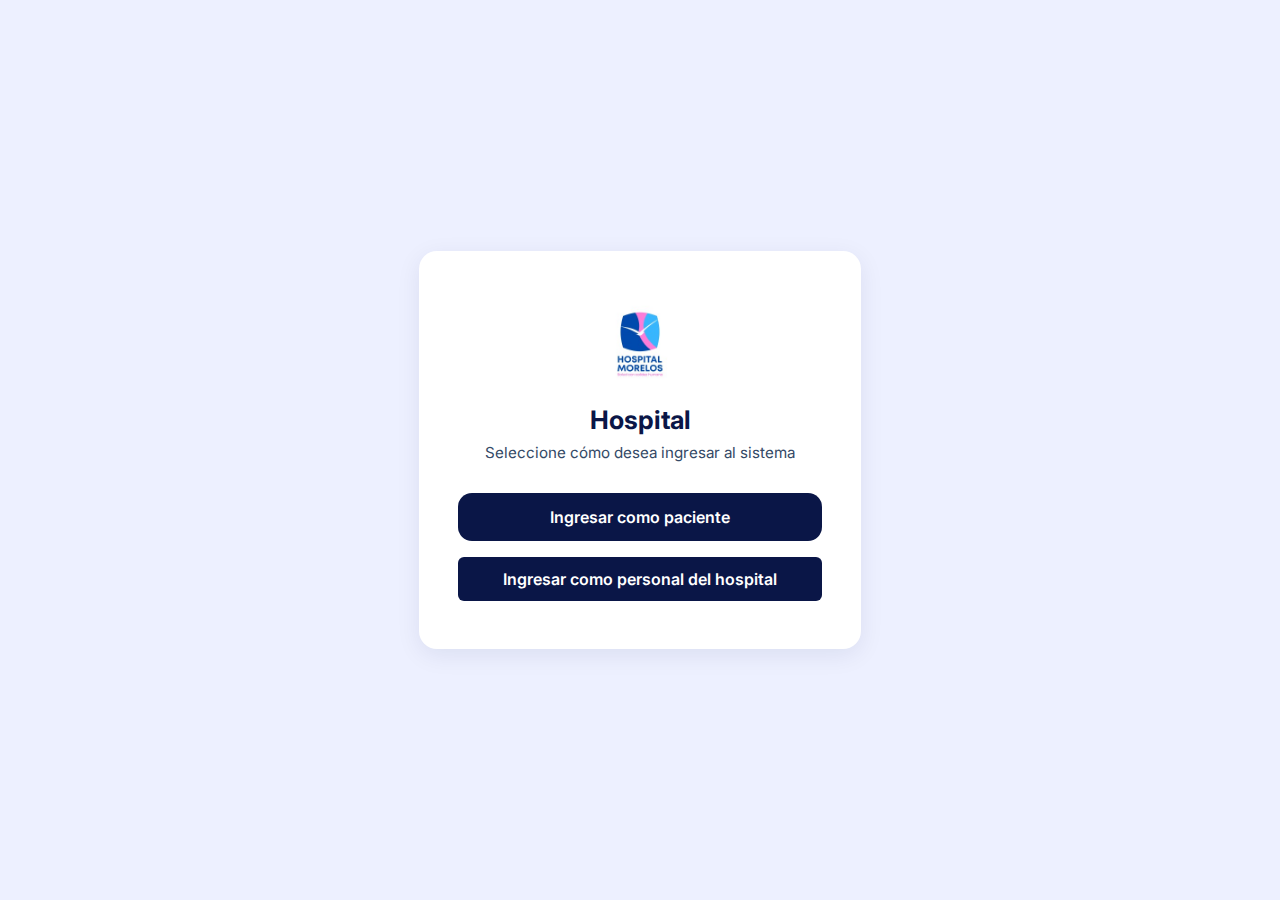
<file: index.html>
<!DOCTYPE html>
<html lang="es">
<head>
    <meta charset="UTF-8">
    <meta name="viewport" content="width=device-width, initial-scale=1.0">
    <!-- Info PWA -->
    <link rel="manifest" href="./manifest.json">
    <meta name="theme-color" content="#E6EBF5">
    <meta name="apple-mobile-web-app-capable" content="yes">
    <meta name="apple-mobile-web-app-status-bar-style" content="black-translucent">
    <link rel="apple-touch-icon" href="./img/180.png" sizes="180x180">

    <!-- Bootstrap CSS -->
    <link rel="stylesheet" href="./css/bootstrap.min.css">
    <link reel="stylesheet" href="./alerts/toast.css"/>
    <!-- Bootstrap Icons -->
    <link rel="stylesheet" href="https://cdn.jsdelivr.net/npm/bootstrap-icons@1.10.5/font/bootstrap-icons.css">

    <!-- App styles -->
    <link rel="stylesheet" href="./css/styles.css">
    <!-- Fonts -->
    <link rel="preconnect" href="https://fonts.googleapis.com">
    <link href="https://fonts.googleapis.com/css2?family=Inter:wght@300;400;600;700&display=swap" rel="stylesheet">
    <title>Bienvenido - Hospital</title>
</head>

<body>

    <div class="login-container">
          <div id="toast-container" class="toast-container"></div>

        <div class="login-card text-center">

            <img src="./img/logo.jpeg" alt="Logo" class="login-logo">

            <h1 class="login-title">Hospital</h1>
            <p class="login-subtitle">Seleccione cómo desea ingresar al sistema</p>

            <div class="d-grid gap-3 mt-4">
                <a href="./modules/patient/patient.html" class="btn btn-primary-custom">Ingresar como paciente</a>
                <a href="./modules/auth/login.html" class="btn btn-register text-white">Ingresar como personal del hospital</a>
            </div>

        </div>
    </div>

    <!-- Configuración de entorno (Docker inyecta valores aquí) -->
    <script src="./env-config.js"></script>
    <!-- Configuración global de la aplicación -->
    <script src="./js/config.js"></script>
    
    <script src="./js/bootstrap.min.js"></script>
    <script src="./alerts/toastConfig.js"></script>
    <script src="./js/app.js"></script>
    <script>
    (function(){
        'use strict';
        // Enhance the two index buttons with a small transition and keyboard support
        var patientBtn = document.querySelector('a[href="modules/patient/patient.html"]');
        var staffBtn = document.querySelector('a[href="modules/auth/login.html"]');

        function enhance(el, target){
            if (!el) return;
            el.setAttribute('role','button');
            el.setAttribute('tabindex','0');
            el.addEventListener('click', function(e){
                e.preventDefault();
                // subtle visual feedback before navigating
                document.body.classList.add('page-transition');
                setTimeout(function(){ window.location.href = target; }, 180);
            });
            el.addEventListener('keydown', function(e){
                if (e.key === 'Enter' || e.key === ' ') { e.preventDefault(); el.click(); }
            });
        }

        enhance(patientBtn, './modules/patient/patient.html');
        enhance(staffBtn, './modules/auth/login.html');

        // Inject tiny CSS for the transition so index keeps coherent styles
        var css = '\nbody.page-transition { transition: opacity .18s ease; opacity: .45; }\n.login-card { transition: transform .18s ease; }\n.login-card.shrink { transform: scale(.995); }\n';
        var style = document.createElement('style'); style.appendChild(document.createTextNode(css));
        document.head.appendChild(style);
    })();
    </script>

</body>
</html>
</file>
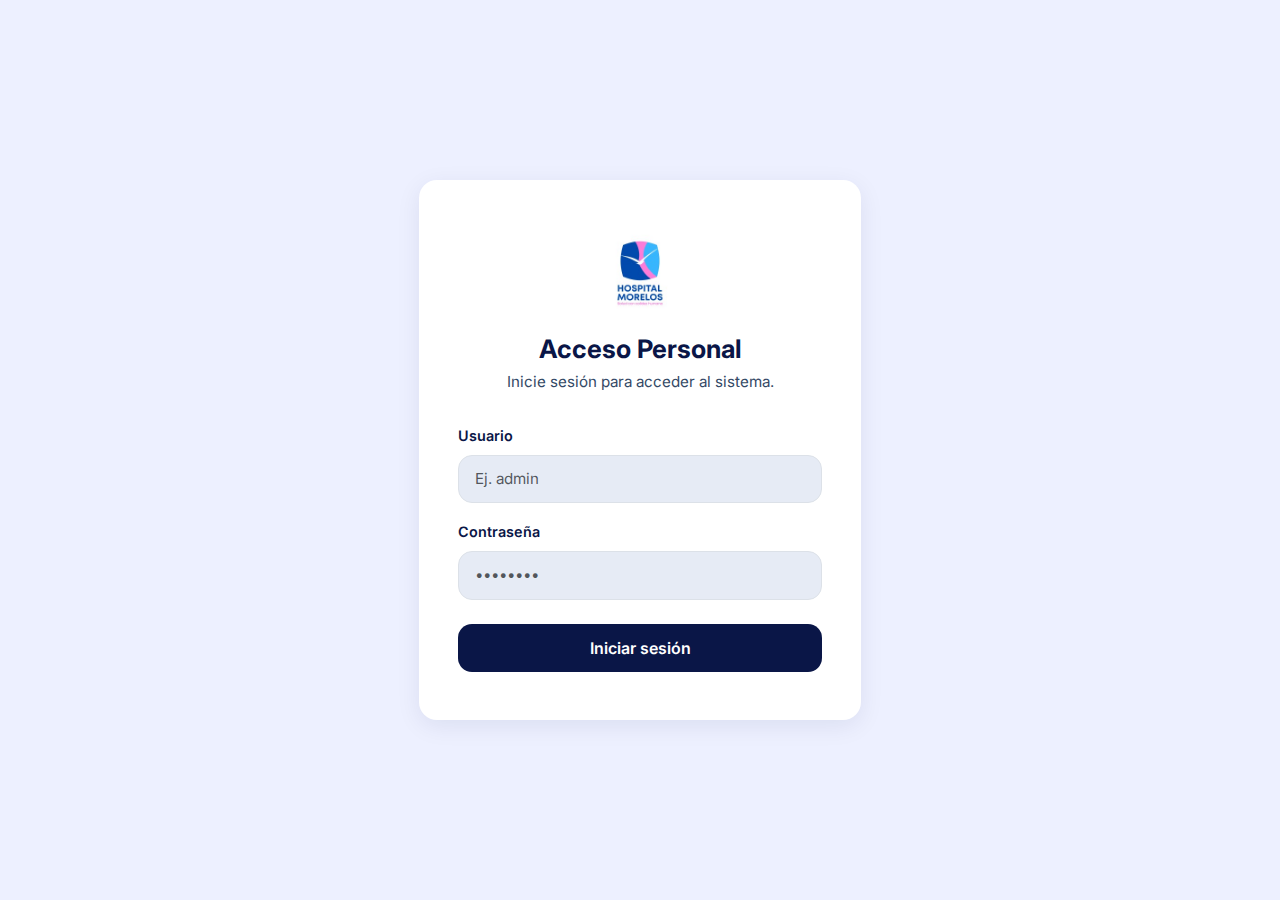
<file: modules/admin/beds.html>
<!DOCTYPE html>
<html lang="es">
<head>
    <meta charset="UTF-8">
    <meta name="viewport" content="width=device-width, initial-scale=1.0">
    <!-- Info PWA -->
    <link rel="manifest" href="../../manifest.json">
    <meta name="theme-color" content="#E6EBF5">
    <meta name="apple-mobile-web-app-capable" content="yes">
    <meta name="apple-mobile-web-app-status-bar-style" content="black-translucent">
    <link rel="apple-touch-icon" href="../../img/180.png" sizes="180x180">

    <!-- Bootstrap CSS -->
    <link rel="stylesheet" href="../../css/bootstrap.min.css">

    <!-- Bootstrap Icons -->
    <link rel="stylesheet" href="https://cdn.jsdelivr.net/npm/bootstrap-icons@1.10.5/font/bootstrap-icons.css">

    <!-- App styles -->
    <link rel="stylesheet" href="../../css/styles.css">

    <!-- Alerts styles -->

    <link rel="stylesheet" href="./../../alerts/toast.css">

    <!-- Fonts -->
    <link rel="preconnect" href="https://fonts.googleapis.com">
    <link href="https://fonts.googleapis.com/css2?family=Inter:wght@300;400;600;700&display=swap" rel="stylesheet">
    <title>Camas - Admin Panel</title>
    <style>
      /* Estilos para acordeón de habitaciones */
      #rooms-container .accordion-button:not(.collapsed) {
        background-color: #e7f1ff;
        color: #0d6efd;
      }
      #rooms-container .accordion-button:focus {
        box-shadow: none;
        border-color: rgba(0,0,0,.125);
      }
      #rooms-container .accordion-item {
        border-radius: 8px !important;
      }
      #rooms-container .table {
        margin-bottom: 0;
      }
      #rooms-container .table th {
        font-weight: 600;
        font-size: 0.85rem;
        text-transform: uppercase;
        letter-spacing: 0.5px;
        color: #6c757d;
      }
      #rooms-container .table td {
        vertical-align: middle;
      }
      /* Paginación */
      .pagination .page-link {
        border-radius: 6px;
        margin: 0 2px;
        border: none;
        color: #495057;
      }
      .pagination .page-item.active .page-link {
        background-color: #0d6efd;
        color: white;
      }
      .pagination .page-link:hover {
        background-color: #e9ecef;
      }
    </style>
</head>

<body>
  <!-- Toast Alert -->
  <div id="toast-container" class="toast-container"></div>
    <!-- Admin layout (sidebar + main) -->
    <aside class="sidebar" role="navigation" aria-label="Admin sidebar">
      <div class="d-flex align-items-center">
        <img src="../../img/logo.jpeg" class="sidebar-logo" alt="Logo" />
        <span class="sidebar-title">Hospital</span>
      </div>

      <ul class="sidebar-menu mt-4">
        <li><a class="sidebar-item" href="dashboard.html"><i class="bi bi-speedometer2"></i> Dashboard</a></li>
        <li><a class="sidebar-item" href="nurse.html"><i class="bi bi-person-badge"></i> Enfermeros</a></li>
        <li><a class="sidebar-item" href="patient.html"><i class="bi bi-people"></i> Pacientes</a></li>
        <!--<li><a class="sidebar-item" href="assignments.html"><i class="bi bi-list-check"></i> Asignaciones</a></li>-->
        <li><a class="sidebar-item" href="rooms.html"><i class="bi bi-door-open"></i> Habitaciones</a></li>
        <li><a class="sidebar-item active" href="beds.html"><i class="bi bi-hospital"></i> Camas</a></li>
      </ul>

    <button class="logout" onclick="logout()">
      <i class="bi bi-box-arrow-right"></i> Cerrar Sesión
    </button>

    </aside>

    <main id="admin-main" class="main-content">
      <div class="card p-4 shadow-sm beds-card">
        <div class="d-flex justify-content-between align-items-center mb-4">
          <div>
            <h2 class="section-title">Gestión de Camas</h2>
            <p class="section-subtitle">
              Registre y administre las camas por habitación.
            </p>
          </div>
          <button class="btn btn-primary btn-register" data-bs-toggle="modal" data-bs-target="#bedModal">
            <i class="bi bi-plus-lg"></i> Crear Cama
          </button>
        </div>

        <!-- Contenedor de habitaciones agrupadas -->
        <div id="rooms-container" class="accordion">
          <!-- Datos dinámicos -->
        </div>

        <!-- Paginación -->
        <nav id="beds-pagination" class="mt-4" aria-label="Paginación de habitaciones">
          <ul class="pagination justify-content-center mb-0">
            <!-- Generado dinámicamente -->
          </ul>
        </nav>
      </div>

      <!-- Modal Crear/Editar Cama -->
      <div class="modal fade" id="bedModal" tabindex="-1" aria-labelledby="bedModalLabel" aria-hidden="true">
        <div class="modal-dialog modal-dialog-centered">
          <div class="modal-content">
            <div class="modal-header">
              <h5 class="modal-title fw-bold" id="bedModalLabel">Crear Cama</h5>
              <button type="button" class="btn-close" data-bs-dismiss="modal" aria-label="Close"></button>
            </div>
            <div class="modal-body">
              <div class="mb-3">
                <label class="form-label">Habitación</label>
                <select id="bed-room" class="form-select input-custom"></select>
              </div>
              <div class="mb-3">
                <label class="form-label">Nombre de la Cama</label>
                <input id="bed-label" type="text" class="form-control input-custom" placeholder="Ej: Cama 1, Cama A">
              </div>
              <div class="small text-muted">El código QR se genera automáticamente al guardar.</div>
            </div>
            <div class="modal-footer">
              <button type="button" class="btn btn-secondary" data-bs-dismiss="modal">Cancelar</button>
              <button type="button" id="bed-save-btn" class="btn btn-primary">Guardar</button>
            </div>
          </div>
        </div>
      </div>

      <!-- Modal QR -->
      <div class="modal fade" id="qrModal" tabindex="-1" aria-labelledby="qrModalLabel" aria-hidden="true">
        <div class="modal-dialog modal-dialog-centered">
          <div class="modal-content">
            <div class="modal-header">
              <h5 class="modal-title fw-bold" id="qrModalLabel">Código QR de la Cama</h5>
              <button type="button" class="btn-close" data-bs-dismiss="modal" aria-label="Close"></button>
            </div>
            <div class="modal-body text-center">
              <div id="qr-container" style="display: inline-block;"></div>
              <div id="qr-caption" class="mt-2 small text-muted"></div>
            </div>
            <div class="modal-footer">
              <button type="button" id="qr-download-btn" class="btn btn-primary">
                <i class="bi bi-download me-2"></i>Descargar QR
              </button>
              <button type="button" class="btn btn-secondary" data-bs-dismiss="modal">Cerrar</button>
            </div>
          </div>
        </div>
      </div>
    </main>
    
    <script src="./../../js/pouchdb-9.0.0.min.js"></script>
    <script src="./../../js/bootstrap.min.js"></script>
    <script src="./../../js/qrcode.js"></script>
    <script src="./../../js/app.js"></script>
    <script src="./../../js/admin/adminDashboard.js"></script>
    <script src="./../../js/admin/beds.js"></script>
    <script src="./../../alerts/toastConfig.js"></script>


</body>
</html>
</file>
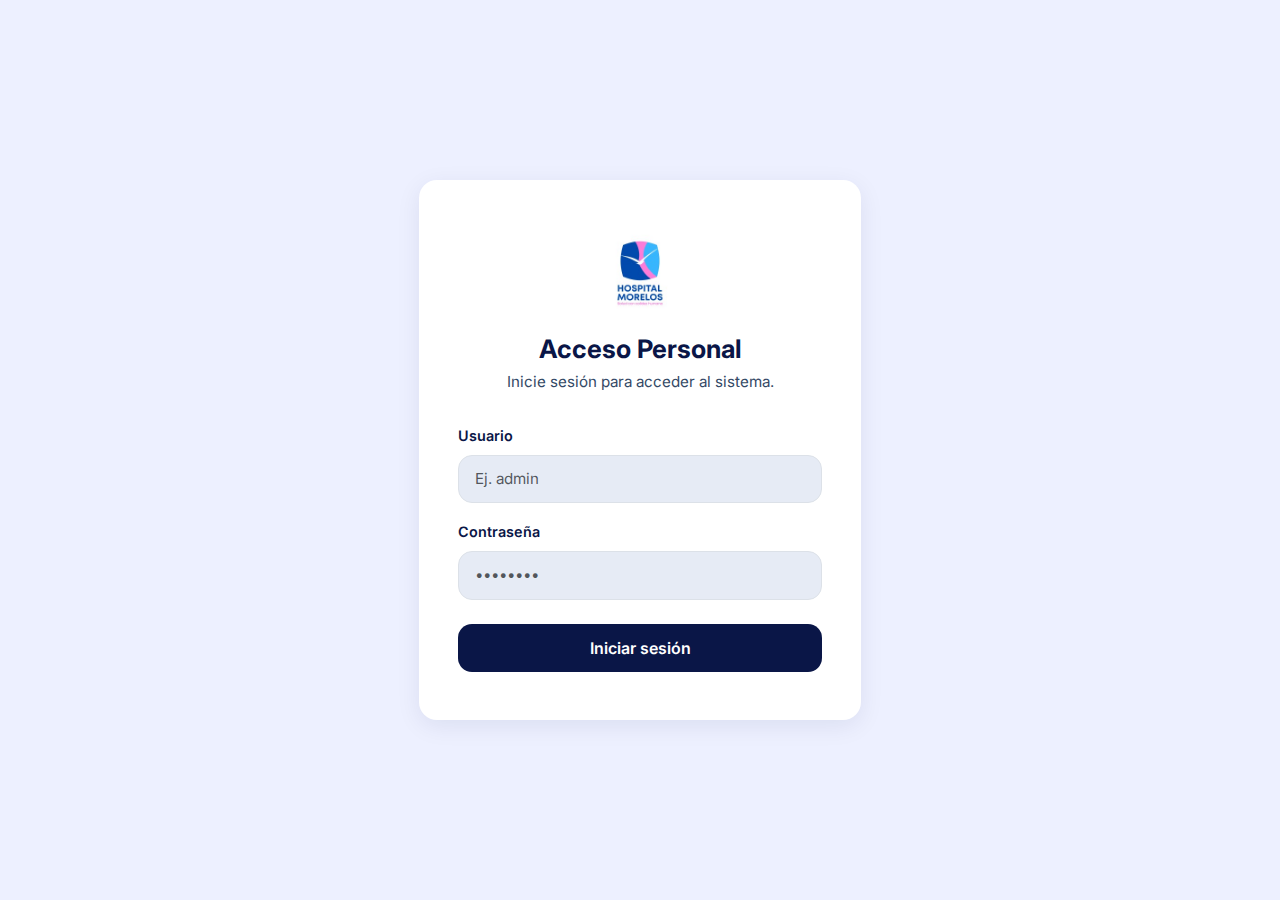
<file: modules/admin/dashboard.html>
<!DOCTYPE html>
<html lang="es">
<head>
    <meta charset="UTF-8">
    <meta name="viewport" content="width=device-width, initial-scale=1.0">
    <!-- Info PWA -->
    <link rel="manifest" href="./../../manifest.json">
    <meta name="theme-color" content="#E6EBF5">
    <meta name="mobile-web-app-capable" content="yes">
    <meta name="apple-mobile-web-app-status-bar-style" content="black-translucent">
    <link rel="apple-touch-icon" href="./../../img/180.png" sizes="180x180">

    <!-- Bootstrap CSS -->
    <link rel="stylesheet" href="./../../css/bootstrap.min.css">
    <link rel="stylesheet" href="./../../alerts/toast.css">

    <!-- Bootstrap Icons -->
    <link rel="stylesheet" href="https://cdn.jsdelivr.net/npm/bootstrap-icons@1.10.5/font/bootstrap-icons.css">

    <!-- App styles -->
    <link rel="stylesheet" href="./../../css/styles.css">
    <!-- Fonts -->
    <link rel="preconnect" href="https://fonts.googleapis.com">
    <link href="https://fonts.googleapis.com/css2?family=Inter:wght@300;400;600;700&display=swap" rel="stylesheet">
    <title>Dashboard - Admin Panel</title>
</head>

<body>
    <!-- Toast Alert -->
    <div id="toast-container" class="toast-container position-fixed p-3"></div>

    <!-- Admin layout (sidebar + main) -->
    <aside class="sidebar" role="navigation" aria-label="Admin sidebar">
      <div class="d-flex align-items-center">
        <img src="./../../img/logo.jpeg" class="sidebar-logo" alt="Logo" />
        <span class="sidebar-title">Hospital</span>
      </div>

      <ul class="sidebar-menu mt-4">
        <li><a class="sidebar-item" href="./dashboard.html"><i class="bi bi-speedometer2"></i> Dashboard</a></li>
        <li><a class="sidebar-item" href="./nurse.html"><i class="bi bi-person-badge"></i> Enfermeros</a></li>
        <li><a class="sidebar-item" href="./patient.html"><i class="bi bi-people"></i> Pacientes</a></li>
        <!--<li><a class="sidebar-item" href="assignments.html"><i class="bi bi-list-check"></i> Asignaciones</a></li>-->
        <li><a class="sidebar-item" href="./rooms.html"><i class="bi bi-door-open"></i> Habitaciones</a></li>
        <li><a class="sidebar-item active" href="./beds.html"><i class="bi bi-hospital"></i> Camas</a></li>
      </ul>

      <button class="logout" onclick="logout()">
        <i class="bi bi-box-arrow-right"></i> Cerrar Sesión
      </button>

    </aside>

    <main id="admin-main" class="main-content">
      <div class="dashboard-content">

        <h2 class="section-title">Panel de Administrador</h2>
        <div class="divider"></div>

        <!-- Tarjetas de métricas -->
        <div class="row g-3 mb-4">
            <div class="col-md-3">
                <div class="metric-card">
                    <p>Camas Totales</p>
                    <p class="metric-number" id="bedsMetric">0</p>
                </div>
            </div>

            <div class="col-md-3">
                <div class="metric-card">
                    <p>Pacientes Activos</p>
                    <p class="metric-number" id="patientsMetric">0</p>
                </div>
            </div>

            <div class="col-md-3">
                <div class="metric-card">
                    <p>Personal de Enfermería</p>
                    <p class="metric-number" id="nursesMetric">0</p>
                </div>
            </div>

            <div class="col-md-3">
                <div class="metric-card">
                    <p>Alertas Activas</p>
                    <p class="metric-number" id="alertsMetric" style="color: #FFA500;"></p>
                </div>
            </div>
        </div>

        <!-- Divider -->
        <div class="divider"></div>

        <h4 class="fw-bold">Estado de Habitaciones</h4>

        <div class="accordion mt-3" id="roomsAccordion">
            <div class="text-center text-muted py-4">
                <span class="spinner-border spinner-border-sm" role="status" aria-hidden="true"></span>
                Cargando habitaciones...
            </div>
        </div>

      </div>
    </main>

    <!-- Configuración de entorno (Docker) -->
    <script src="./../../env-config.js"></script>
    <script src="./../../js/config.js"></script>
    <script type="module" src="./../../js/admin/adminDashboard.js"></script>
    <script src="./../../js/bootstrap.min.js"></script>
    <script src="./../../js/app.js"></script>
    <script src="./../../alerts/toastConfig.js"></script>

</body>
</html>
</file>
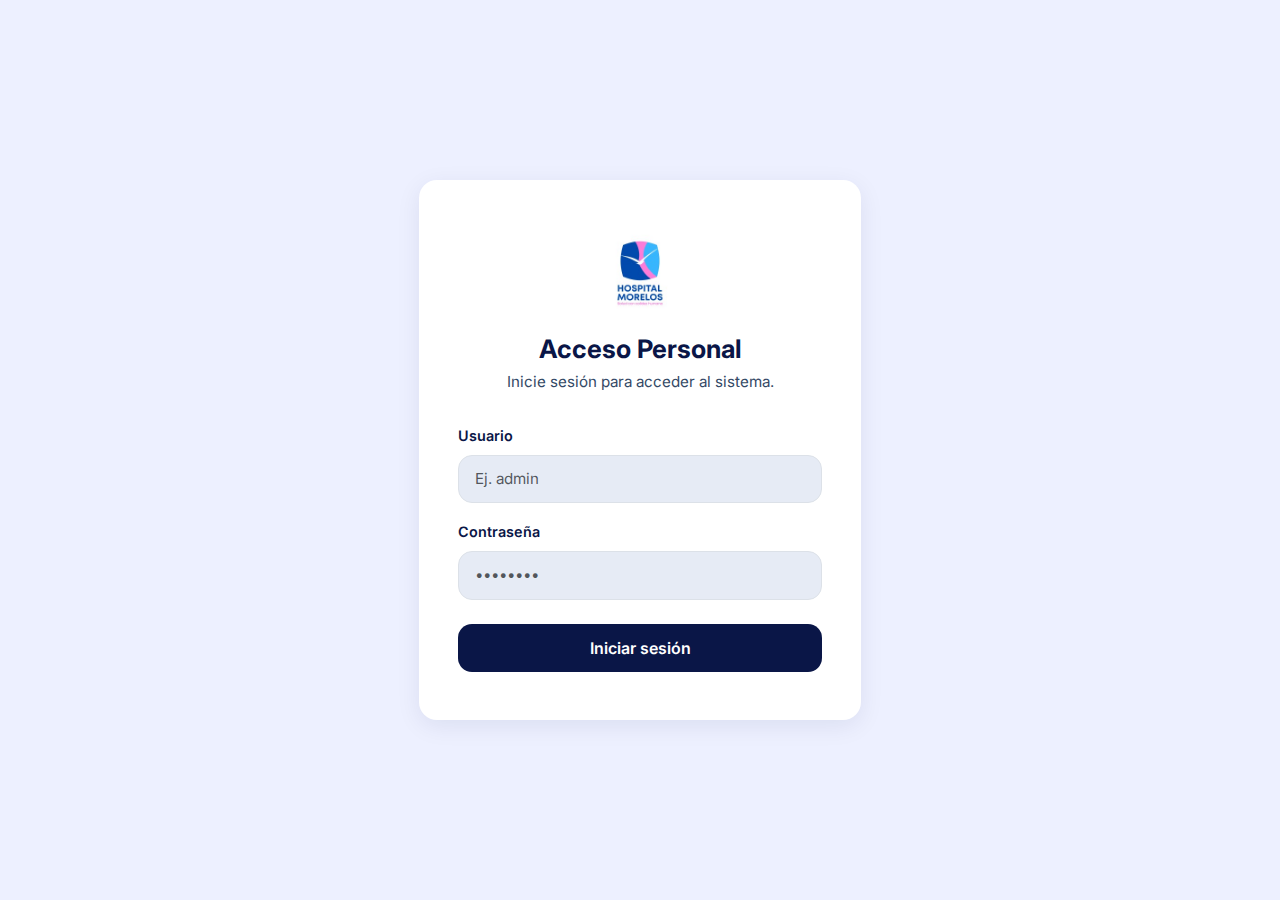
<file: modules/admin/nurse.html>
<!DOCTYPE html>
<html lang="es">
<head>
    <meta charset="UTF-8">
    <meta name="viewport" content="width=device-width, initial-scale=1.0">
    <!-- Info PWA -->
    <link rel="manifest" href="../../manifest.json">
    <meta name="theme-color" content="#E6EBF5">
    <meta name="apple-mobile-web-app-capable" content="yes">
    <meta name="apple-mobile-web-app-status-bar-style" content="black-translucent">
    <link rel="apple-touch-icon" href="../../img/180.png" sizes="180x180">

    <!-- Bootstrap CSS -->
    <link rel="stylesheet" href="../../css/bootstrap.min.css">

    <!-- Bootstrap Icons -->
    <link rel="stylesheet" href="https://cdn.jsdelivr.net/npm/bootstrap-icons@1.10.5/font/bootstrap-icons.css">

    <!-- App styles -->
    <link rel="stylesheet" href="../../css/styles.css">
    <!-- Alerts styles -->
    <link rel="stylesheet" href="./../../alerts/toast.css">
    <!-- Fonts -->
    <link rel="preconnect" href="https://fonts.googleapis.com">
    <link href="https://fonts.googleapis.com/css2?family=Inter:wght@300;400;600;700&display=swap" rel="stylesheet">
    <title>Enfermeros - Admin Panel</title>
</head>

<body>
    <!-- Toast Alert -->
  <div id="toast-container" class="toast-container"></div>

    <!-- Admin layout (sidebar + main) -->
    <aside class="sidebar" role="navigation" aria-label="Admin sidebar">
      <div class="d-flex align-items-center">
        <img src="../../img/logo.jpeg" class="sidebar-logo" alt="Logo" />
        <span class="sidebar-title">Hospital</span>
      </div>

      <ul class="sidebar-menu mt-4">
        <li><a class="sidebar-item" href="dashboard.html"><i class="bi bi-speedometer2"></i> Dashboard</a></li>
        <li><a class="sidebar-item" href="nurse.html"><i class="bi bi-person-badge"></i> Enfermeros</a></li>
        <li><a class="sidebar-item" href="patient.html"><i class="bi bi-people"></i> Pacientes</a></li>
        <!--<li><a class="sidebar-item" href="assignments.html"><i class="bi bi-list-check"></i> Asignaciones</a></li>-->
        <li><a class="sidebar-item" href="rooms.html"><i class="bi bi-door-open"></i> Habitaciones</a></li>
        <li><a class="sidebar-item active" href="beds.html"><i class="bi bi-hospital"></i> Camas</a></li>
      </ul>

    <button class="logout" onclick="logout()">
      <i class="bi bi-box-arrow-right"></i> Cerrar Sesión
    </button>

    </aside>

    <main id="admin-main" class="main-content">
      <div class="dashboard-content">

        <!-- Encabezado -->
        <div class="d-flex justify-content-between align-items-center mb-4">
            <div>
                <h2 class="section-title">Gestión de Enfermeros</h2>
                <p class="section-subtitle">Registre y administre los enfermeros del hospital.</p>
            </div>

            <button class="btn btn-register text-white" data-bs-toggle="modal" data-bs-target="#modalEnfermero">
                <i class="bi bi-person-plus me-2"></i> Registrar enfermero
            </button>
        </div>

        <!-- Tarjeta Tabla -->
        <div class="card card-panel p-4">
            <div class="table-responsive">
                <table class="table patient-table">
                    <thead>
                        <tr>
                            <th>Nombre Completo</th>
                            <th>Usuario</th>
                            <th>Acciones</th>
                        </tr>
                    </thead>
                    <tbody id="nurse-table-body">
                    </tbody>
                </table>
            </div>
        </div>


    <!-- MODAL -->
    <div class="modal fade" id="modalEnfermero" tabindex="-1">
        <div class="modal-dialog modal-lg modal-dialog-centered">
            <div class="modal-content modal-custom">

                <div class="modal-header">
                    <h5 id="nurse-modal-title" class="modal-title">Registrar enfermero</h5>
                    <button type="button" class="btn-close" data-bs-dismiss="modal"></button>
                </div>

                <div class="modal-body">
                    <p class="modal-description">
                        Complete los siguientes campos para registrar un nuevo enfermero en el sistema.
                    </p>

                    <form id="nurse-form">
                      <div class="row g-3">
                          <div class="col-md-6">
                              <label class="form-label">Nombre(s)</label>
                              <input id="nurse-name" type="text" class="form-control input-custom" placeholder="Ej: Juan" required>
                          </div>

                          <div class="col-md-6">
                              <label class="form-label">Apellidos</label>
                              <input id="nurse-surnames" type="text" class="form-control input-custom" placeholder="Ej: Pérez López" required>
                          </div>

                           <div class="col-md-6">
                              <label class="form-label">Usuario / Correo</label>
                              <input id="nurse-username" type="text" class="form-control input-custom" placeholder="juan.perez" required>
                          </div>

                          <div class="col-md-6">
                              <label class="form-label">Contraseña</label>
                              <input id="nurse-password" type="password" class="form-control input-custom" placeholder="••••••••" required>
                          </div>
                      </div>
                      <input type="hidden" id="nurse-id" value="">
                  </form>
                </div>

                <div class="modal-footer">
                    <button id="save-nurse-btn" class="btn btn-register text-white">Registrar Enfermero</button>
                </div>

            </div>
        </div>
    </div>

      </div>
    </main>

    <script src="./../../js/pouchdb-9.0.0.min.js"></script>
    <script src="./../../js/bootstrap.min.js"></script>
    <script src="./../../js/app.js"></script>
    <script src="./../../js/admin/adminDashboard.js"></script>
    <script src="./../../js/admin/nurse.js"></script>
    <script src="./../../alerts/toastConfig.js"></script>


</body>
</html>
</file>
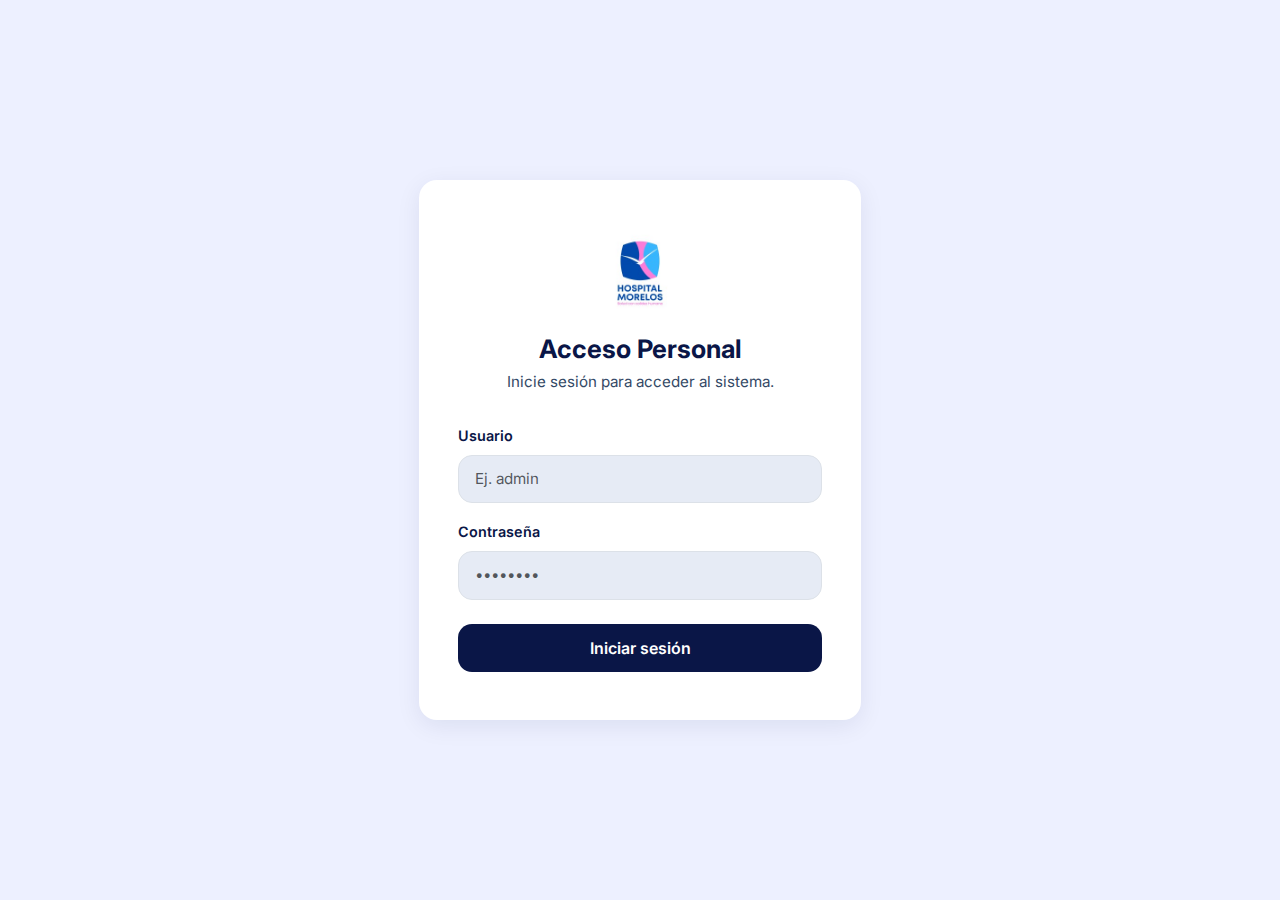
<file: modules/admin/patient.html>
<!DOCTYPE html>
<html lang="es">
<head>
    <meta charset="UTF-8">
    <meta name="viewport" content="width=device-width, initial-scale=1.0">
    <!-- Info PWA -->
    <link rel="manifest" href="../../manifest.json">
    <meta name="theme-color" content="#E6EBF5">
    <meta name="apple-mobile-web-app-capable" content="yes">
    <meta name="apple-mobile-web-app-status-bar-style" content="black-translucent">
    <link rel="apple-touch-icon" href="../../img/180.png" sizes="180x180">

    <!-- Bootstrap CSS -->
    <link rel="stylesheet" href="../../css/bootstrap.min.css">
    <link rel="stylesheet" href="./../../alerts/toast.css">

    <!-- Bootstrap Icons -->
    <link rel="stylesheet" href="https://cdn.jsdelivr.net/npm/bootstrap-icons@1.10.5/font/bootstrap-icons.css">

    <!-- App styles -->
    <link rel="stylesheet" href="../../css/styles.css">
    <!-- Fonts -->
    <link rel="preconnect" href="https://fonts.googleapis.com">
    <link href="https://fonts.googleapis.com/css2?family=Inter:wght@300;400;600;700&display=swap" rel="stylesheet">
    <title>Pacientes - Admin Panel</title>
</head>

<body>
    <!-- Toast Alert -->
    <div id="toast-container" class="toast-container position-fixed p-3"></div>
    <!-- Admin layout (sidebar + main) -->
    <aside class="sidebar" role="navigation" aria-label="Admin sidebar">
      <div class="d-flex align-items-center">
        <img src="../../img/logo.jpeg" class="sidebar-logo" alt="Logo" />
        <span class="sidebar-title">Hospital</span>
      </div>

      <ul class="sidebar-menu mt-4">
        <li><a class="sidebar-item" href="dashboard.html"><i class="bi bi-speedometer2"></i> Dashboard</a></li>
        <li><a class="sidebar-item" href="nurse.html"><i class="bi bi-person-badge"></i> Enfermeros</a></li>
        <li><a class="sidebar-item active" href="patient.html"><i class="bi bi-people"></i> Pacientes</a></li>
        <li><a class="sidebar-item" href="rooms.html"><i class="bi bi-door-open"></i> Habitaciones</a></li>
        <li><a class="sidebar-item" href="beds.html"><i class="bi bi-hospital"></i> Camas</a></li>
      </ul>

    <button class="logout" onclick="logout()">
      <i class="bi bi-box-arrow-right"></i> Cerrar Sesión
    </button>

    </aside>

    <main id="admin-main" class="main-content">
      <div class="dashboard-content">

        <!-- Encabezado -->
        <div class="d-flex justify-content-between align-items-center mb-4">
            <div>
                <h2 class="section-title">Gestión de Pacientes</h2>
                <p class="section-subtitle">Registre y administre los pacientes del hospital.</p>
            </div>

            <button class="btn btn-register text-white" data-bs-toggle="modal" data-bs-target="#modalPaciente">
                <i class="bi bi-person-plus me-2"></i> Registrar Paciente
            </button>
        </div>

        <!-- Tarjeta Tabla -->
        <div class="card card-panel p-4">
            <div class="table-responsive">
                <table class="table patient-table">
                    <thead>
                        <tr>
                            <th>Nombre Completo</th>
                            <th>Cama</th>
                            <th>Enfermero/s</th>
                            <th class="text-end" style="width: 140px;">Acciones</th>
                        </tr>
                    </thead>
                    <tbody id="patient-table-body">
                        <!-- Rows will be rendered dynamically by /js/admin/patient.js -->
                    </tbody>
                </table>
            </div>
        </div>


    <!-- MODAL REGISTRAR PACIENTE -->
    <div class="modal fade" id="modalPaciente" tabindex="-1">
        <div class="modal-dialog modal-lg modal-dialog-centered">
            <div class="modal-content modal-custom">

                <div class="modal-header">
                    <h5 class="modal-title">Registrar Nuevo Paciente</h5>
                    <button type="button" class="btn-close" data-bs-dismiss="modal"></button>
                </div>

                <div class="modal-body">
                    <p class="modal-description">
                        Complete los siguientes campos para registrar un nuevo paciente en el sistema.
                    </p>

                    <form>
                        <div class="row g-3">
                            <div class="col-md-6">
                                <label class="form-label">Nombre</label>
                                <input id="patient-name" type="text" class="form-control input-custom" placeholder="Ej: Juan">
                            </div>
                            <div class="col-md-6">
                                <label class="form-label">Apellido</label>
                                <input id="patient-lastname" type="text" class="form-control input-custom" placeholder="Ej: Pérez">
                            </div>
                            <div class="col-12">
                                <label class="form-label">Notas Médicas</label>
                                <input id="patient-notes" type="text" class="form-control input-custom" placeholder="Ej: Paciente alérgico a la penicilina...">
                            </div>
                        </div>
                        <input type="hidden" id="patient-id" value="" />
                    </form>
                </div>

                <div class="modal-footer">
                    <button id="save-patient-btn" class="btn btn-register text-white">Registrar Paciente</button>
                </div>

            </div>
        </div>
    </div>

    <!-- MODAL EDITAR PACIENTE (CON ACORDEONES) -->
    <div class="modal fade" id="modalEditPatient" tabindex="-1">
        <div class="modal-dialog modal-lg modal-dialog-centered">
            <div class="modal-content modal-custom">
                <div class="modal-header">
                    <h5 class="modal-title">Editar Paciente</h5>
                    <button type="button" class="btn-close" data-bs-dismiss="modal"></button>
                </div>

                <div class="modal-body">
                    <div class="accordion" id="accordionEditPatient">
                        
                        <!-- Acordeón 1: Editar Información -->
                        <div class="accordion-item">
                            <h2 class="accordion-header" id="headingInfo">
                                <button class="accordion-button" type="button" data-bs-toggle="collapse" data-bs-target="#collapseInfo" aria-expanded="true">
                                    <i class="bi bi-pencil-square me-2"></i> Editar Información del Paciente
                                </button>
                            </h2>
                            <div id="collapseInfo" class="accordion-collapse collapse show" data-bs-parent="#accordionEditPatient">
                                <div class="accordion-body">
                                    <div class="row g-3">
                                        <div class="col-md-6">
                                            <label class="form-label">Nombre</label>
                                            <input id="edit-patient-name" type="text" class="form-control input-custom" placeholder="Ej: Juan">
                                        </div>
                                        <div class="col-md-6">
                                            <label class="form-label">Apellido</label>
                                            <input id="edit-patient-lastname" type="text" class="form-control input-custom" placeholder="Ej: Pérez">
                                        </div>
                                        <div class="col-12">
                                            <label class="form-label">Notas Médicas</label>
                                            <input id="edit-patient-notes" type="text" class="form-control input-custom" placeholder="Ej: Paciente alérgico...">
                                        </div>
                                    </div>
                                    <button id="update-info-btn" class="btn btn-primary mt-3 w-100">
                                        <i class="bi bi-check-circle me-2"></i> Guardar Cambios
                                    </button>
                                </div>
                            </div>
                        </div>

                        <!-- Acordeón 2: Cambiar Cama -->
                        <div class="accordion-item">
                            <h2 class="accordion-header" id="headingBed">
                                <button class="accordion-button collapsed" type="button" data-bs-toggle="collapse" data-bs-target="#collapseBed">
                                    <i class="bi bi-arrow-left-right me-2"></i> Cambiar Cama
                                </button>
                            </h2>
                            <div id="collapseBed" class="accordion-collapse collapse" data-bs-parent="#accordionEditPatient">
                                <div class="accordion-body">
                                    <p class="text-muted small mb-3">Cama actual: <strong id="current-bed-label">-</strong></p>
                                    <label class="form-label">Seleccionar nueva cama</label>
                                    <select id="change-bed-select" class="form-select input-custom">
                                        <option value="">Cargando camas...</option>
                                    </select>
                                    <button id="change-bed-btn" class="btn btn-warning mt-3 w-100">
                                        <i class="bi bi-arrow-repeat me-2"></i> Cambiar Cama
                                    </button>
                                </div>
                            </div>
                        </div>

                    </div>

                    <input type="hidden" id="edit-patient-id" value="" />
                    <input type="hidden" id="edit-admission-id" value="" />

                    <!-- Botón Dar de Alta -->
                    <div class="mt-4">
                        <button id="discharge-patient-btn" class="btn btn-danger w-100">
                            <i class="bi bi-box-arrow-right me-2"></i> Dar de Alta
                        </button>
                    </div>
                </div>

            </div>
        </div>
    </div>

    <!-- MODAL ASIGNAR CAMA -->
    <div class="modal fade" id="modalAssignBed" tabindex="-1">
        <div class="modal-dialog modal-dialog-centered">
            <div class="modal-content modal-custom">
                <div class="modal-header">
                    <h5 class="modal-title">Asignar Cama</h5>
                    <button type="button" class="btn-close" data-bs-dismiss="modal"></button>
                </div>
                <div class="modal-body">
                    <p class="modal-description">Seleccione una cama disponible para el paciente <strong id="assign-bed-patient-name"></strong>.</p>
                    <label class="form-label">Camas Disponibles</label>
                    <select id="assign-bed-select" class="form-select input-custom mb-3">
                        <option value="">Cargando camas disponibles...</option>
                    </select>
                    <button id="assign-bed-btn" class="btn btn-register text-white w-100">
                        <i class="bi bi-check-circle me-2"></i> Asignar Cama
                    </button>
                    <input type="hidden" id="assign-bed-patient-id" value="" />
                </div>
            </div>
        </div>
    </div>

    <!-- MODAL LISTA DE ENFERMEROS -->
    <div class="modal fade" id="nurseListModal" tabindex="-1">
        <div class="modal-dialog modal-dialog-centered">
            <div class="modal-content modal-custom">
                <div class="modal-header">
                    <h6 class="modal-title">Enfermeros asignados</h6>
                    <button type="button" class="btn-close" data-bs-dismiss="modal"></button>
                </div>
                <div class="modal-body">
                    <p id="nurse-list-title" class="fw-semibold mb-2"></p>
                    <ul id="nurse-list" class="list-group small mb-3">
                        <!-- Enfermeros -->
                    </ul>
                    <p id="nurse-list-empty" class="text-muted small mb-3 d-none">No hay enfermeros asignados.</p>
                    
                    <button class="btn btn-primary w-100" data-bs-toggle="modal" data-bs-target="#modalAssignNurse">
                        <i class="bi bi-person-plus me-2"></i> Asignar Enfermero
                    </button>
                </div>
            </div>
        </div>
    </div>

    <!-- MODAL ASIGNAR ENFERMEROS -->
    <div class="modal fade" id="modalAssignNurse" tabindex="-1">
        <div class="modal-dialog modal-dialog-centered">
            <div class="modal-content modal-custom">
                <div class="modal-header">
                    <h5 class="modal-title">Asignar Enfermeros</h5>
                    <button type="button" class="btn-close" data-bs-dismiss="modal"></button>
                </div>
                <div class="modal-body">
                    <p class="modal-description mb-3">Seleccione los enfermeros que desea asignar a la cama del paciente.</p>
                    
                    <div id="nurses-checkboxes" class="mb-3">
                        <!-- Se llenarán dinámicamente los checkboxes -->
                    </div>

                    <button id="assign-nurses-btn" class="btn btn-register text-white w-100">
                        <i class="bi bi-check-circle me-2"></i> Asignar Enfermeros Seleccionados
                    </button>

                    <input type="hidden" id="assign-nurse-bed-id" value="" />
                </div>
            </div>
        </div>
    </div>

      </div>
    </main>

    <script src="./../../js/pouchdb-9.0.0.min.js"></script>
    <script src="./../../js/bootstrap.min.js"></script>
    <script src="./../../js/app.js"></script>
    <script src="./../../alerts/toastConfig.js"></script> 
    <script src="./../../js/admin/adminDashboard.js"></script>
    <script src="./../../js/admin/patient.js"></script>
</body>

</body>
</html>
</file>
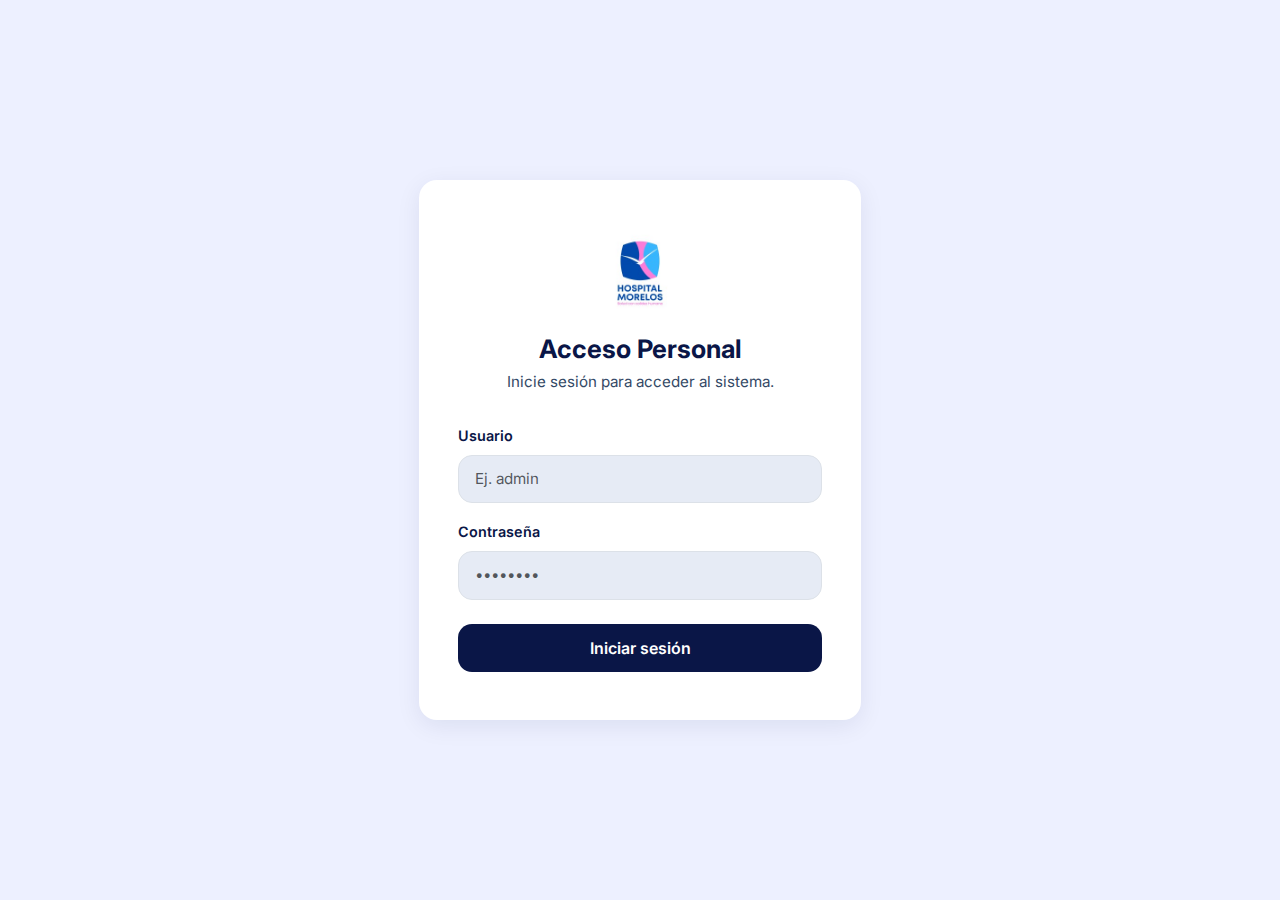
<file: modules/admin/rooms.html>
<!DOCTYPE html>
<html lang="es">
<head>
    <meta charset="UTF-8">
    <meta name="viewport" content="width=device-width, initial-scale=1.0">
    <!-- Info PWA -->
    <link rel="manifest" href="./../../manifest.json">
    <meta name="theme-color" content="#E6EBF5">
    <meta name="apple-mobile-web-app-capable" content="yes">
    <meta name="apple-mobile-web-app-status-bar-style" content="black-translucent">
    <link rel="apple-touch-icon" href="./../../img/180.png" sizes="180x180">

    <!-- Bootstrap CSS -->
    <link rel="stylesheet" href="./../../css/bootstrap.min.css">
        <link rel="stylesheet" href="./../../alerts/toast.css">

    <!-- Bootstrap Icons -->
    <link rel="stylesheet" href="https://cdn.jsdelivr.net/npm/bootstrap-icons@1.10.5/font/bootstrap-icons.css">

    <!-- App styles -->
    <link rel="stylesheet" href="./../../css/styles.css">
    <!-- Fonts -->
    <link rel="preconnect" href="https://fonts.googleapis.com">
    <link href="https://fonts.googleapis.com/css2?family=Inter:wght@300;400;600;700&display=swap" rel="stylesheet">
    <title>Habitaciones - Admin Panel</title>
</head>

<body>
  <!-- Toast Alert -->
    <div id="toast-container" class="toast-container position-fixed p-3"></div>

    <!-- Admin layout (sidebar + main) -->
    <aside class="sidebar" role="navigation" aria-label="Admin sidebar">
      <div class="d-flex align-items-center">
        <img src="./../../img/logo.jpeg" class="sidebar-logo" alt="Logo" />
        <span class="sidebar-title">Hospital</span>
      </div>

      <ul class="sidebar-menu mt-4">
        <li><a class="sidebar-item" href="./dashboard.html"><i class="bi bi-speedometer2"></i> Dashboard</a></li>
        <li><a class="sidebar-item" href="./nurse.html"><i class="bi bi-person-badge"></i> Enfermeros</a></li>
        <li><a class="sidebar-item" href="./patient.html"><i class="bi bi-people"></i> Pacientes</a></li>
        <li><a class="sidebar-item" href="./rooms.html"><i class="bi bi-door-open"></i> Habitaciones</a></li>
        <li><a class="sidebar-item" href="./beds.html"><i class="bi bi-hospital"></i> Camas</a></li>
      </ul>

    <button class="logout" onclick="logout()">
      <i class="bi bi-box-arrow-right"></i> Cerrar Sesión
    </button>

    </aside>

    <main id="admin-main" class="main-content">
      <div class="card p-4 shadow-sm">
        <div class="d-flex justify-content-between align-items-center mb-4">
          <div>
            <h2 class="section-title">Gestión de Habitaciones</h2>
            <p class="section-subtitle">
              Registre y administre las habitaciones y áreas del hospital.
            </p>
          </div>
          <div class="d-flex gap-2">
            <button class="btn btn-primary btn-register" data-bs-toggle="modal" data-bs-target="#roomModal">
              <i class="bi bi-plus-lg"></i> Crear Habitación
            </button>
            <button class="btn btn-outline-primary" data-bs-toggle="modal" data-bs-target="#areaModal">
              <i class="bi bi-tags"></i> Agregar Isla
            </button>
          </div>
        </div>

        <table class="table">
          <thead>
            <tr>
              <th>Nombre</th>
              <th>N° de Camas</th>
              <th class="text-end">Acciones</th>
            </tr>
          </thead>
          <tbody id="rooms-table-body">
            <!-- Datos dinámicos -->
          </tbody>
        </table>
      </div>

      <!-- Modal Bootstrap: Crear / Editar Habitación -->
      <div class="modal fade" id="roomModal" tabindex="-1" aria-labelledby="roomModalLabel" aria-hidden="true">
        <div class="modal-dialog modal-dialog-centered">
          <div class="modal-content">

            <div class="modal-header">
              <h5 class="modal-title fw-bold" id="roomModalLabel">Crear Habitación</h5>
              <button type="button" class="btn-close" data-bs-dismiss="modal" aria-label="Close"></button>
            </div>

            <div class="modal-body">

              <div class="mb-3">
                <label class="form-label">Nombre de la Habitación</label>
                <input id="room-name" class="form-control" placeholder="Ej: UCI - Planta 2">
              </div>

              <div class="mb-3">
                <label class="form-label">Número de Camas</label>
                <input id="room-beds" type="number" class="form-control" placeholder="Ej: 2">
              </div>

              <div class="mb-3">
                <label class="form-label">Isla</label>
                <select id="room-area-select" class="form-select">
                  <!-- opciones dinámicas desde rooms.js -->
                </select>
                <div class="form-text">Selecciona una isla existente. Para crear nuevas islas usa el botón "Agregar Isla".</div>
              </div>

            </div>

            <div class="modal-footer">
              <button type="button" id="room-save-btn" class="btn btn-primary btn-register">
                  Guardar
              </button>
            </div>

          </div>
        </div>
      </div>

      <!-- Modal Bootstrap: Gestión de Áreas -->
      <div class="modal fade" id="areaModal" tabindex="-1" aria-labelledby="areaModalLabel" aria-hidden="true">
        <div class="modal-dialog modal-dialog-centered">
          <div class="modal-content">

            <div class="modal-header">
              <h5 class="modal-title fw-bold" id="areaModalLabel">Gestionar Islas</h5>
              <button type="button" class="btn-close" data-bs-dismiss="modal" aria-label="Close"></button>
            </div>

            <div class="modal-body">
              <div class="mb-3">
                <label for="new-area-name" class="form-label">Nueva Isla</label>
                <div class="input-group mb-3">
                  <input id="new-area-name" class="form-control" placeholder="Ej: Isla 1">
                  
                </div>
                <div class="input-group mb-3">
                  <textarea id="new-area-description" class="form-control" placeholder="Ej: Isla de oncología"></textarea>
                </div>
                <button class="btn btn-primary" type="button" id="new-area-add-btn">
                  Agregar
                </button>
                <div class="form-text">Escribe el nombre de una isla  y presiona Agregar. Las islas registradas aparecerán abajo.</div>
              </div>
              <div class="mb-2 fw-semibold">Islas registradas</div>
              <ul class="list-group" id="area-list">
                <!-- listado dinámico desde rooms.js -->
              </ul>
            </div>

            <div class="modal-footer">
              <button type="button" class="btn btn-secondary" data-bs-dismiss="modal">Cerrar</button>
            </div>

          </div>
        </div>
      </div>
    </main>

    <!-- Configuración de entorno (Docker) -->
    <script src="./../../env-config.js"></script>
    <script src="./../../js/config.js"></script>
    
    <script src="./../../js/pouchdb-9.0.0.min.js" ></script>
    <script src="./../../js/bootstrap.min.js"></script>
    <script src="./../../js/app.js"></script>
    <script src="./../../js/admin/adminDashboard.js"></script>
    <script src="./../../js/admin/rooms.js"></script>
    <script src="./../../alerts/toastConfig.js"></script>
</body>
</html>
</file>
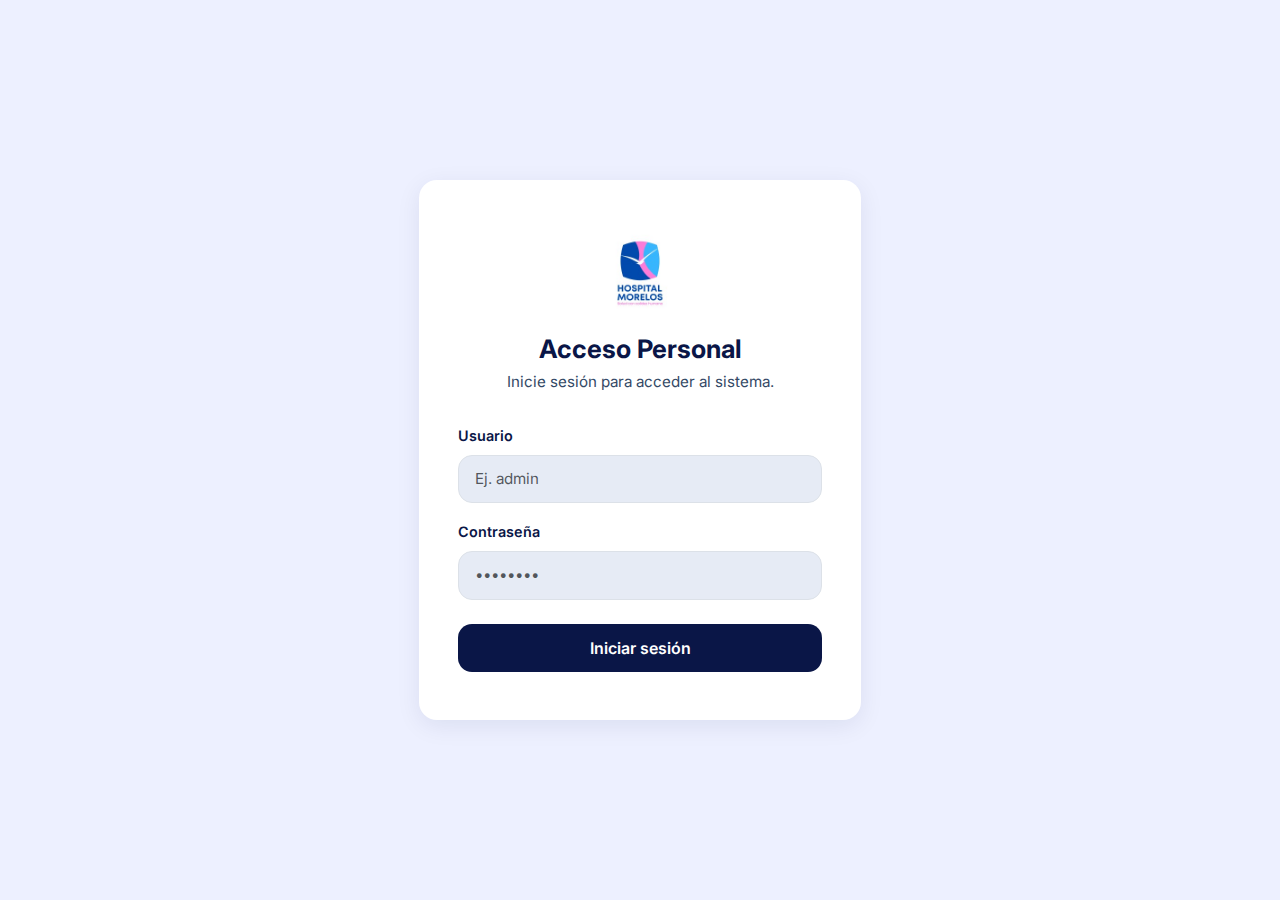
<file: modules/auth/login.html>
<!DOCTYPE html>
<html lang="es">
<head>
    <meta charset="UTF-8">
    <meta name="viewport" content="width=device-width, initial-scale=1.0">
    <!-- Info PWA -->
    <link rel="manifest" href="../../manifest.json">
    <meta name="theme-color" content="#E6EBF5">
    <meta name="apple-mobile-web-app-capable" content="yes">
    <meta name="apple-mobile-web-app-status-bar-style" content="black-translucent">
    <link rel="apple-touch-icon" href="../../img/180.png" sizes="180x180">

    <!-- Bootstrap CSS -->
    <link rel="stylesheet" href="../../css/bootstrap.min.css">

    <!-- Bootstrap Icons -->
    <link rel="stylesheet" href="https://cdn.jsdelivr.net/npm/bootstrap-icons@1.10.5/font/bootstrap-icons.css">

    <!-- App styles -->
    <link rel="stylesheet" href="../../css/styles.css">
    <!-- Fonts -->
    <link rel="preconnect" href="https://fonts.googleapis.com">
    <link href="https://fonts.googleapis.com/css2?family=Inter:wght@300;400;600;700&display=swap" rel="stylesheet">
    <title>Acceso Personal</title>
</head>

<body>

    <div class="login-container">
        <div class="login-card">

            <img src="../../img/logo.jpeg" alt="Logo" class="login-logo">

            <h1 class="login-title">Acceso Personal</h1>
            <p class="login-subtitle">Inicie sesión para acceder al sistema.</p>

            <form id="loginForm">

                <div class="mb-3 text-start">
                    <label class="form-label">Usuario</label>
                    <input id="username" type="text" class="form-control custom-input" placeholder="Ej. admin" required>
                </div>

                <div class="mb-4 text-start">
                    <label class="form-label">Contraseña</label>
                    <input id="password" type="password" class="form-control custom-input" placeholder="••••••••" required>
                </div>

                <button type="submit" class="btn btn-primary-custom">Iniciar sesión</button>

            </form>

        </div>
    </div>

    <script src="../../js/bootstrap.min.js"></script>
    <script src="../../js/app.js"></script>
    <script src="../../js/config.js"></script>
    <script src="../../js/login/login.js"></script>

</body>
</html>
</file>
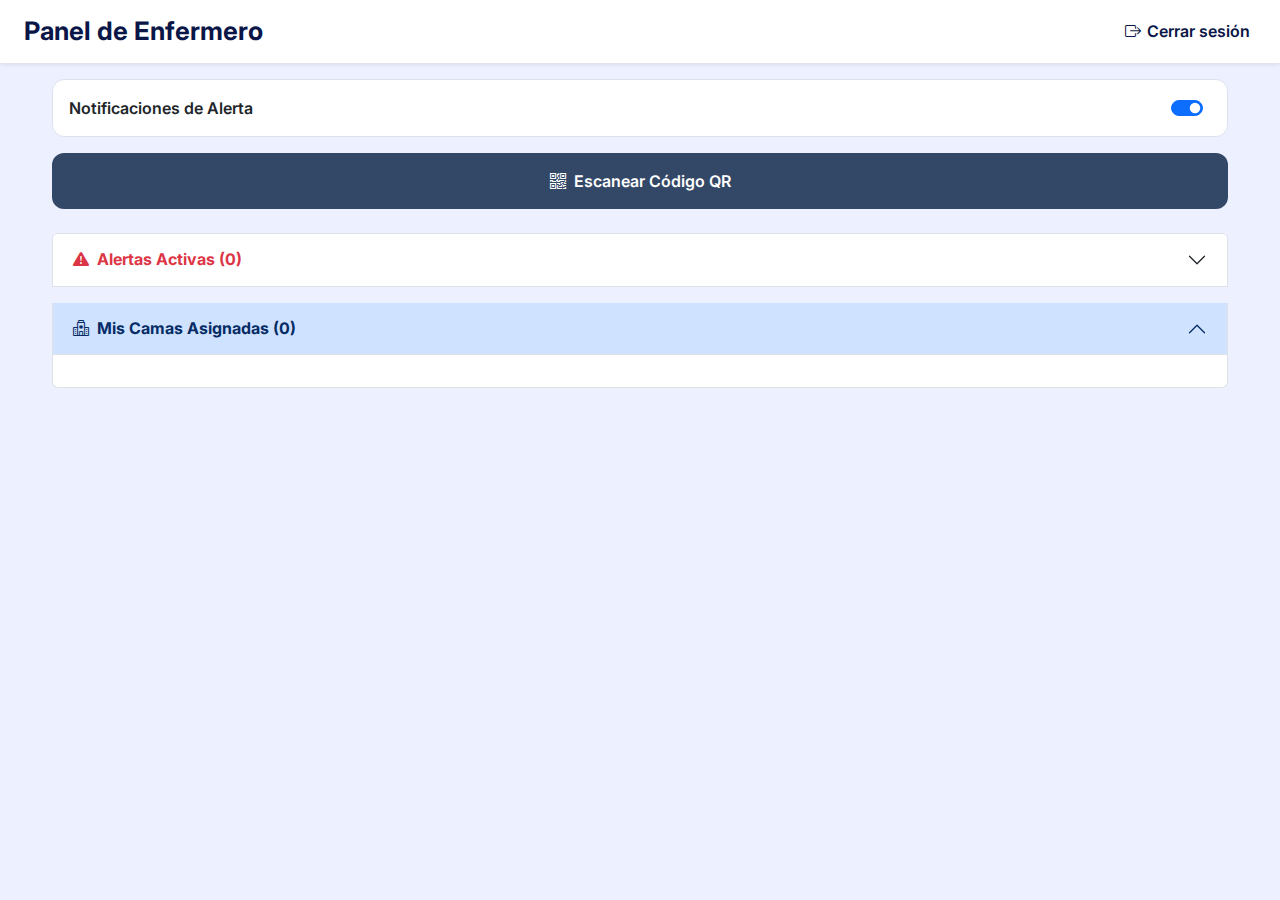
<file: modules/nurse/nurse-content.html>
<!DOCTYPE html>
<html lang="es">

<head>
    <meta charset="UTF-8">
    <meta name="viewport" content="width=device-width, initial-scale=1.0">
    <!-- Info PWA -->
    <link rel="manifest" href="../../manifest.json">
    <meta name="theme-color" content="#E6EBF5">
    <meta name="apple-mobile-web-app-capable" content="yes">
    <meta name="apple-mobile-web-app-status-bar-style" content="black-translucent">
    <link rel="apple-touch-icon" href="../../img/180.png" sizes="180x180">

    <!-- Bootstrap CSS -->
    <link rel="stylesheet" href="../../css/bootstrap.min.css">

    <!-- Bootstrap Icons -->
    <link rel="stylesheet" href="https://cdn.jsdelivr.net/npm/bootstrap-icons@1.10.5/font/bootstrap-icons.css">

    <!-- App styles -->
    <link rel="stylesheet" href="../../css/styles.css">
    <link rel="stylesheet" href="../../alerts/toast.css">
    <!-- Fonts -->
    <link rel="preconnect" href="https://fonts.googleapis.com">
    <link href="https://fonts.googleapis.com/css2?family=Inter:wght@300;400;600;700&display=swap" rel="stylesheet">
    <title>Enfermero - Panel</title>
</head>

<body>

    <div id="toast-container" class="toast-container position-fixed p-3"></div>

    <div class="w-100 bg-white px-4 py-3 shadow-sm mb-3 d-flex justify-content-between align-items-center">

        <h5 class="section-title m-0">Panel de Enfermero</h5>

        <!-- Botón de Logout alineado a la derecha -->
        <button id="logoutNurse" class="logout-btn" onclick="logout()">
            <i class="bi bi-box-arrow-right"></i> Cerrar sesión
        </button>
    </div>

    <div class="container-fluid" style="max-width: 1200px;">

        <!-- NOTIFICACIONES DE ALERTA -->
        <div class="card-panel p-3 mb-3">
            <div class="d-flex justify-content-between align-items-center">
                <span class="fw-semibold text-dark">Notificaciones de Alerta</span>
                <div class="form-check form-switch m-0">
                    <input class="form-check-input" type="checkbox" id="alertsToggle" checked>
                </div>
            </div>
        </div>

        <!-- BOTÓN QR -->
        <button class="btn btn-qr w-100 py-3 mb-4 d-flex justify-content-center align-items-center " id="btn-scan-qr">
            <i class="bi bi-qr-code me-2"></i>
            Escanear Código QR
        </button>

        <!-- ACCORDION -->
        <div class="accordion mb-3" id="nurseAccordion">

            <!-- ALERTAS ACTIVAS -->
            <div class="accordion-item">
                <h2 class="accordion-header" id="headingAlerts">
                    <button class="accordion-button collapsed" type="button" data-bs-toggle="collapse"
                        data-bs-target="#collapseAlerts" aria-expanded="false">
                        <i class="bi bi-exclamation-triangle-fill text-danger me-2"></i>
                        <span class="fw-bold text-danger">Alertas Activas (<span id="alerts-count">0</span>)</span>
                    </button>
                </h2>

                <div id="collapseAlerts" class="accordion-collapse collapse">
                    <div class="accordion-body">

                        <!-- LISTA DE ALERTAS -->
                        <div id="alerts-list">
                            <!-- alertas se inyectan por JS -->
                        </div>

                    </div>
                </div>
            </div>

            <!-- MIS CAMAS ASIGNADAS -->
            <div class="accordion-item mt-3">
                <h2 class="accordion-header" id="headingBeds">
                    <button class="accordion-button" type="button" data-bs-toggle="collapse"
                        data-bs-target="#collapseBeds" aria-expanded="true">
                        <i class="bi bi-hospital me-2"></i>
                        <span class="fw-bold">Mis Camas Asignadas (<span id="beds-count">0</span>)</span>
                    </button>
                </h2>

                <div id="collapseBeds" class="accordion-collapse collapse show">
                    <div class="accordion-body">

                        <!-- GRID DE CAMAS -->
                        <div id="beds-grid" class="row g-3">
                            <!-- cards se generan por JS -->
                        </div>

                    </div>

                </div>
            </div>

        </div>

    </div>

    <!-- Modal Cámara QR -->
    <div class="modal fade" id="qrModal" tabindex="-1">
        <div class="modal-dialog modal-dialog-centered modal-fullscreen-sm-down">
            <div class="modal-content">

                <div class="modal-header">
                    <h5 class="modal-title">Escanear Código QR</h5>
                    <button class="btn-close" data-bs-dismiss="modal"></button>
                </div>

                <div class="modal-body text-center">
                    <video id="qrVideo" autoplay playsinline style="width: 100%; border-radius: 12px;"></video>
                    <div id="qrResult" class="mt-3 fw-bold text-primary"></div>
                </div>

            </div>
        </div>
    </div>



    <script src="../../js/bootstrap.min.js"></script>
    <script src="../../js/bootstrap.bundle.min.js"></script>
    <script src="../../js/app.js"></script>
    <script src="../../alerts/toastConfig.js"></script>
    <script type="module" src="../../js/nurse/nurse.js"></script>

</body>

</html>
</file>
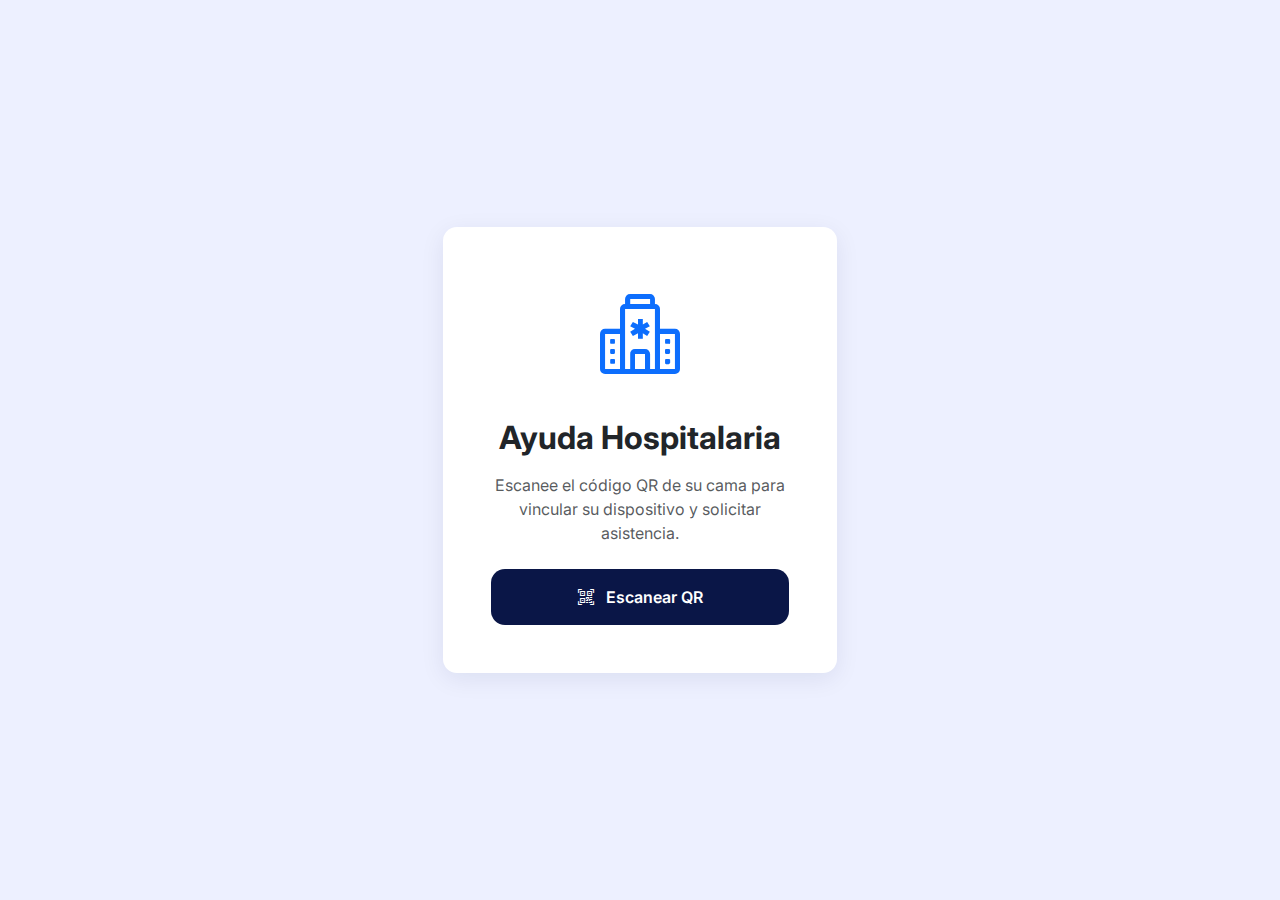
<file: modules/patient/patient.html>
<!DOCTYPE html>
<html lang="es">

<head>
    <meta charset="UTF-8">
    <meta name="viewport" content="width=device-width, initial-scale=1.0">
    <!-- Info PWA -->
    <link rel="manifest" href="./../../manifest.json">
    <meta name="theme-color" content="#E6EBF5">
    <meta name="apple-mobile-web-app-capable" content="yes">
    <meta name="apple-mobile-web-app-status-bar-style" content="black-translucent">
    <link rel="apple-touch-icon" href="./../../img/180.png" sizes="180x180">

    <!-- Bootstrap CSS -->
    <link rel="stylesheet" href="./../../css/bootstrap.min.css">

    <!-- Bootstrap Icons -->
    <link rel="stylesheet" href="https://cdn.jsdelivr.net/npm/bootstrap-icons@1.10.5/font/bootstrap-icons.css">
    <link rel="stylesheet" href="./../../alerts/toast.css">

    <!-- App styles -->
    <link rel="stylesheet" href="./../../css/styles.css">
    <link rel="stylesheet" href="./../../css/patient.css">
    <!-- Fonts -->
    <link rel="preconnect" href="https://fonts.googleapis.com">
    <link href="https://fonts.googleapis.com/css2?family=Inter:wght@300;400;600;700&display=swap" rel="stylesheet">

    <title>Paciente - Panel</title>
</head>

<body>
        <div id="toast-container" class="toast-container position-fixed p-3"></div>

    <!-- Pantalla 1: Escanear QR (Inicial) -->
    <div class="container-fluid vh-100 d-flex align-items-center justify-content-center" id="scanScreen">
        <div class="row w-100 justify-content-center">
            <div class="col-12 col-sm-10 col-md-8 col-lg-6 col-xl-4">
                <div class="card card-custom">
                    <div class="card-body p-4 p-md-5 text-center">
                        <!-- Logo -->
                        <div class="mb-4">
                            <i class="bi bi-hospital text-primary hospital-logo"
                                style="font-size: clamp(3rem, 15vw, 5rem);"></i>
                        </div>

                        <!-- Título -->
                        <h1 class="fw-bold mb-3" style="font-size: clamp(1.5rem, 5vw, 2rem);">
                            Ayuda Hospitalaria
                        </h1>

                        <!-- Descripción -->
                        <p class="text-muted mb-4" style="font-size: clamp(0.9rem, 3vw, 1rem);">
                            Escanee el código QR de su cama para vincular su dispositivo y solicitar asistencia.
                        </p>

                        <!-- Botón Escanear -->
                        <button class="btn btn-primary-custom btn-lg w-100 py-3" id="btnOpenScan" style="color:white;">
                            <i class="bi bi-qr-code-scan me-2" style="color:white;"></i>
                            Escanear QR
                        </button>

                    </div>
                </div>
            </div>
        </div>
    </div>

    <!-- Modal: Formulario de escaneo -->
    <div class="modal fade" id="modalScan" tabindex="-1" aria-labelledby="modalScanLabel" aria-hidden="true">
        <div class="modal-dialog modal-dialog-centered">
            <div class="modal-content">
                <div class="modal-header">
                    <div>
                        <h5 class="modal-title fw-bold" id="modalScanLabel">
                            Escanear Código QR
                        </h5>
                        <p class="text-muted small mb-0">
                            Apunte la cámara de su dispositivo al código QR de su cama.
                        </p>
                    </div>
                    <button type="button" class="btn-close" data-bs-dismiss="modal" aria-label="Close"></button>
                </div>
                <div class="modal-body p-4">
                    <!-- Camera Preview -->


                    <div class="camera-preview mb-4 text-center">
                        <video id="camera" class="w-100 rounded" autoplay playsinline></video>
                        <canvas id="qrCanvas" style="display:none;"></canvas>
                    </div>

                    <!-- Botón Simular -->
                    <button class="btn btn-primary-custom w-100 py-2" id="btnSimulateScan" style="color:white;">
                        <i class="bi bi-check-circle me-2" style="color:white;"></i>
                        Escanear codigo
                    </button>
                </div>
            </div>
        </div>
    </div>

    <!-- Pantalla 2: Panel del Paciente -->
    <div class="container-fluid vh-100 d-flex align-items-center justify-content-center d-none-custom"
        id="patientScreen">
        <div class="row w-100 justify-content-center">
            <div class="col-12 col-sm-10 col-md-8 col-lg-6 col-xl-5">
                <div class="card card-custom position-relative">

                    <!--  Botón Cerrar Sesión en la esquina derecha -->
                    <button class="btn btn-outline-grey position-absolute top-0 end-0 m-3 px-3 py-1" id="logoutButton">
                        <i class="bi bi-box-arrow-right"></i>
                    </button>

                    <div class="card-body p-4 p-md-5 text-center">

                        <!-- Icono de cama -->
                        <i class="bi bi-hospital-bed display-1 text-primary mb-3"></i>

                        <!-- Nombre de la cama -->
                        <h2 class="fw-bold mb-2" id="bedName" style="font-size: clamp(1.5rem, 5vw, 2rem);">
                            Cama 101
                        </h2>

                        <!-- Info de la cama -->
                        <p class="text-muted mb-4" id="bedInfo" style="font-size: clamp(0.9rem, 3vw, 1.1rem);">
                            Habitación 1 - Cardiología
                        </p>

                        <!-- Botón de Ayuda -->
                        <div class="d-flex justify-content-center my-4">
                            <button class="help-button" id="helpButton">
                                <span id="helpButtonText">Ayuda</span>
                            </button>
                        </div>

                    </div>
                </div>

                <!-- Footer info -->
                <p class="text-center text-muted mt-4 mb-0" id="bedFooter"
                    style="font-size: clamp(0.85rem, 2.5vw, 0.95rem);">
                    <i class="bi bi-link-45deg me-1"></i>
                    Vinculado a la Cama 101
                </p>
            </div>
        </div>
    </div>
    
    <!-- Configuración de entorno (Docker) -->
    <script src="./../../env-config.js"></script>
    <script src="./../../js/config.js"></script>
    
    <script src="./../../js/pouchdb-9.0.0.min.js"></script>
    <script src="./../../alerts/toastConfig.js"></script>
    <script src="./../../js/jsQR.js"></script>
    <script src="./../../js/bootstrap.bundle.min.js"></script>
    <script src="./../../js/app.js"></script>
    <script src="./../../js/patient/patient.js"></script>

</body>

</html>
</file>
<file: alerts/toast.css>
.toast-container {
    position: fixed !important; 
    top: 10% !important;
    left: 50% !important;
    right: auto !important;
    transform: translate(-50%, -50%) !important; 
    padding: 1rem !important;
    min-width: 300px !important;
    min-height: 100px !important; 
    display: flex;
    flex-direction: column;
    gap: 10px;
    z-index: 2147483647; 
}

.toast {
    min-width: 260px !important;
    min-height: 50px !important;
    opacity: 1 !important;
    display: flex !important;
    padding: 12px 16px; 
    border-radius: 10px;
    box-shadow: 0 3px 12px rgba(0,0,0,0.15);
    justify-content: space-between;
    align-items: start;
    gap: 10px;
    animation: none;
    border-left: 6px solid transparent;
    min-height: 50px;
    flex-shrink: 0; 
}

.toast .message {
    font-size: 14px;
    color: #333;
    line-height: 1.3;
    flex-grow: 1; 
    max-width: 250px;
    display: block !important; 
}

.toast .close-btn {
    cursor: pointer;
    font-weight: bold;
    font-size: 16px;
    color: #555;
}

.toast-error {
    border-left-color: #dc3545;
}

.toast-success {
    border-left-color: #28a745;
}

.toast-info {
    border-left-color: #0d6efd;
}

.toast-modification {
    border-left-color: #ffc107;
}

.toast-buttons {
    display: flex;
    gap: 8px;
    margin-top: 8px;
}

.toast-buttons button {
    padding: 5px 10px;
    border-radius: 6px;
    font-size: 12px;
    border: none;
    cursor: pointer;
}

.accept-btn {
    background: #28a745;
    color: white;
}

.cancel-btn {
    background: #dc3545;
    color: white;
}

@keyframes fadeIn {
    from { opacity: 0; transform: translateY(-10px); }
    to { opacity: 1; transform: translateY(0); }
}
</file>
<file: css/styles.css>
/* ===========================
   Variables de color
=========================== */
:root {
    --background: #EDF0FF;
    --foreground: #0A1647;
    --primary: #0A1647;
    --accent: #344966;
    --secondary: #E6EBF5;
    --border: #DCE1E8;
    --card: #FFFFFF;

    --radius: 14px;
}

/* ===========================
   Reset & Base
=========================== */
body {
    background: var(--background);
    color: var(--foreground);
    font-family: 'Inter', sans-serif;
    margin: 0;
    padding: 0;
}

/* ===========================
   Contenedor Centro
=========================== */
.login-container {
    max-width: 380px;
    margin: 0 auto;
    padding: 2rem 1.2rem;
    display: flex;
    flex-direction: column;
    justify-content: center;
    min-height: 100vh;
}

/* ===========================
   Tarjeta
=========================== */
.login-card {
    background: var(--card);
    padding: 2.2rem 1.5rem;
    border-radius: var(--radius);
    box-shadow: 0 6px 25px rgba(10, 22, 71, 0.08);
    text-align: center;
}

/* Logo */
.login-logo {
    width: 90px;
    margin-bottom: 1rem;
}

/* Títulos */
.login-title {
    font-size: 1.6rem;
    font-weight: 700;
    margin-bottom: 0.4rem;
}

.login-subtitle {
    color: var(--accent);
    font-size: 0.95rem;
    margin-bottom: 1.8rem;
}

/* ===========================
   Inputs
=========================== */
.form-label {
    font-size: 0.9rem;
    font-weight: 600;
    color: var(--foreground);
    text-align: left;
}

.custom-input {
    background: var(--secondary);
    border: 1px solid var(--border);
    border-radius: var(--radius);
    padding: 0.75rem 1rem;
    font-size: 0.95rem;
    color: var(--foreground);
}

.custom-input:focus {
    border-color: var(--accent);
    box-shadow: 0 0 0 0.1rem rgba(10, 22, 71, 0.15);
}

/* ===========================
   Botón
=========================== */
.btn-primary-custom {
    background: var(--primary);
    border: none;
    border-radius: var(--radius);
    padding: 0.75rem;
    width: 100%;
    font-size: 1rem;
    font-weight: 600;
    color: white;
}

.btn-primary-custom:hover {
    background: #0d1b5f;
    color: white;
}

/* ===========================
   Demo text
=========================== */
.demo-text {
    margin-top: 1.4rem;
    font-size: 0.85rem;
    color: var(--accent);
    line-height: 1.4rem;
}

/* ===========================
   Vista Desktop
=========================== */
@media (min-width: 768px) {
    .login-container {
        max-width: 480px;
    }

    .login-card {
        padding: 3rem 2.4rem;
        border-radius: 18px;
    }
}


/* ===========================
   SIDEBAR
=========================== */

.sidebar {
    width: 250px;
    background: var(--card); /* Blanco */
    height: 100vh;
    padding: 1.5rem 1rem;
    border-right: 1px solid var(--border);
    position: fixed;
    top: 0;
    left: 0;
}

.sidebar-logo {
    width: 45px;
    margin-right: 0.6rem;
}

.sidebar-title {
    font-size: 1.2rem;
    font-weight: 700;
    color: var(--foreground);
}

.sidebar-menu {
    margin-top: 2rem;
    padding: 0;
    list-style: none;
}

.sidebar-item {
    display: flex;
    align-items: center;
    padding: 0.7rem 0.9rem;
    border-radius: var(--radius);
    font-size: 0.95rem;
    color: var(--foreground);
    cursor: pointer;
    margin-bottom: 0.2rem;
    transition: 0.2s;
}
.sidebar-item {
    text-decoration: none; /* Keep anchor visuals consistent */
    display: flex; /* For anchors, ensure layout matches li */
}

.sidebar-item i {
    font-size: 1.2rem;
    margin-right: 0.8rem;
    color: var(--foreground);
}

.sidebar-item:hover {
    background: var(--secondary);
}

.sidebar-item.active {
    background: var(--secondary);
    font-weight: 600;
}

/* Cerrar sesión */
.logout {
    position: absolute;
    bottom: 20px;
    color: var(--foreground);
    font-weight: 600;

    background: none;      /* quita el fondo */
    border: none;          /* quita borde */
    padding: 0;            /* sin padding */
    margin: 0;             /* sin margen */
    cursor: pointer;       /* que parezca clickable */
    font-size: inherit;    /* mantiene tamaño del texto */
    display: flex;
    align-items: center;
    gap: 6px;              /* separación del icono */
}

.logout-btn {
    background: none;
    border: none;
    font-weight: 600;
    color: var(--foreground);
    cursor: pointer;
    display: flex;
    align-items: center;
    gap: 6px;
}


/* ===========================
   CONTENIDO PRINCIPAL
=========================== */

.main-content {
    margin-left: 250px;
    padding: 2rem;
    min-height: 100vh;
}

.section-title {
    font-size: 1.6rem;
    font-weight: 700;
    margin-bottom: 1.8rem;
    color: var(--foreground);
}

/* Tarjetas de métricas */
.metric-card {
    background: var(--card);
    border: 1px solid var(--border);
    border-radius: var(--radius);
    padding: 1.2rem 1.5rem;
    box-shadow: 0 3px 14px rgba(10, 22, 71, 0.06);
}

.metric-number {
    font-size: 1.8rem;
    font-weight: 700;
    color: var(--foreground);
}

/* Línea divisora */
.divider {
    border-bottom: 1px solid var(--border);
    margin: 2rem 0 1rem;
}

/* Habitaciones */
.room-box {
    background: var(--card);
    border: 1px solid var(--border);
    padding: 1rem;
    text-align: center;
    border-radius: var(--radius);
    width: 140px;
}

.room-status {
    padding: 0.3rem 0.7rem;
    border-radius: 20px;
    font-size: 0.8rem;
    font-weight: 600;
}

.status-occupied {
    background: #ffe5e5;
    color: #c40000;
}

.status-available {
    background: var(--secondary);
    color: var(--foreground);
}



/* ====== TEXTOS ====== */
.section-title {
    color: var(--foreground);
    font-weight: 700;
}

.section-subtitle {
    color: var(--accent);
    font-size: 0.95rem;
}

/* ====== TARJETA CONTENEDORA ====== */
.card-panel {
    background: var(--card);
    border-radius: 12px;
    border: 1px solid var(--border);
}

/* ====== TABLA ====== */
.patient-table thead th {
    color: var(--foreground);
    font-weight: 600;
    border-bottom: 2px solid var(--border);
}

.patient-table tbody td {
    padding: 14px 12px;
    color: var(--foreground);
}

.patient-table tbody tr {
    background: #fff;
    transition: 0.2s ease;
}

.patient-table tbody tr:hover {
    background: var(--secondary);
}

.row-highlight {
    background: #eaf0ff !important;
}

/* ====== BOTÓN REGISTRAR ====== */
.btn-register {
    background: var(--primary);
    border: none;
    padding: 10px 18px;
    font-weight: 600;
}

.btn-register:hover {
    background: #081138;
}

/* ====== CAMAS (BEDS) ====== */
.beds-card {
    background: var(--card);
    border: 1px solid var(--border);
    border-radius: 16px;
    box-shadow: 0 6px 25px rgba(10, 22, 71, 0.06);
}

.beds-table thead th {
    color: var(--accent);
    font-weight: 600;
    border-bottom: 1px solid var(--border);
}

.beds-table tbody tr td {
    padding: 1rem 0.75rem;
}

.beds-table tbody tr + tr td {
    border-top: 1px solid var(--secondary);
}

.beds-id {
    color: var(--foreground);
    font-weight: 600;
}

.beds-room {
    color: var(--foreground);
}

.state-badge {
    display: inline-block;
    padding: 0.45rem 0.9rem;
    border-radius: 999px;
    font-size: 0.85rem;
    font-weight: 600;
}

.state-occupied {
    background: #f8d7da;
    color: #7c1a21;
}

.state-available {
    background: #dee6ff;
    color: #0A1647;
}

.btn-qr {
    background: #e6ebff;
    color: #0A1647;
    border: 1px solid #cfd7ff;
    border-radius: 12px;
    padding: 0.45rem 0.9rem;
    font-weight: 600;
}

.btn-qr:hover {
    background: #dbe3ff;
    color: #0A1647;
}

/* ====== MODAL ====== */
.modal-custom {
    background: var(--card);
    border-radius: 12px;
    border: 1px solid var(--border);
    padding: 5px;
}

.input-custom {
    background: #eef2ff;
    border: 1px solid var(--border);
    padding: 10px;
}

.input-custom:focus {
    background: #e5eaff;
    border-color: var(--primary);
    box-shadow: none;
}

.modal-description {
    color: var(--accent);
    margin-bottom: 15px;
    font-size: 0.92rem;
}

.status-badge {
    background: var(--secondary);
    color: var(--foreground);
    padding: 6px 14px;
    border-radius: 20px;
    font-size: 0.85rem;
    font-weight: 600;
}

.btn-qr {
    background-color: #334867 !important;
    color: white !important;
    border: none !important;
    border-radius: 12px;
    font-weight: 600;
    font-size: 1rem;
    width: 100%;
    padding: 14px 20px;
}

.btn-qr:hover {
    background-color: #2b3a55 !important;
}


.help-button {
    width: 160px;
    height: 160px;
    border-radius: 50%;
    border: none;
    background-color: #4C597A;
    color: white;
    font-size: 1.3rem;
    font-weight: 600;
    display: flex;
    align-items: center;
    justify-content: center;
    box-shadow: 0 4px 25px rgba(0,0,0,0.15);
    position: relative;
    transition: 0.3s ease-in-out;
}

.help-button.disabled {
    opacity: 0.6;
    pointer-events: none;
}

.help-button::after {
    content: "";
    position: absolute;
    width: 190px;
    height: 190px;
    border-radius: 50%;
    border: 4px solid #334867;
    top: -15px;
    left: -15px;
    opacity: 0;
    animation: pulse 15s linear forwards;
}

.help-button.no-anim::after {
    animation: none !important;
    opacity: 0 !important;
}

@keyframes pulse {
    0% { transform: scale(0.8); opacity: 0.3; }
    100% { transform: scale(1.25); opacity: 0; }
}


.btn-edit-custom{
    background-color: var(--accent);
    color: var(--background);
    padding: 8px 16px;
    border-radius: 5px;
    border: none
}
.btn-edit-custom:hover {
    background-color: #dce3f2; /* Un poco más oscuro que var(--secondary) */
    background-color: var(--accent);
    opacity: 0.85;

 }

 .btn-delete-custom {
    background-color: var(--accent);
    color: var(--background);
    background-color: var(--primary);
    padding: 8px 16px;
    border-radius: 3px;
    border: none;
 }
 
 .btn-delete-custom:hover {
    background-color: #ffdbdb; /* Un poco más oscuro */
    background-color: var(--primary);
    opacity: 0.85;
 }
</file>
<file: css/patient.css>
:root {
            --background: #EDF0FF;
            --foreground: #0A1647;
            --primary: #0A1647;
            --accent: #344966;
            --secondary: #E6EBF5;
            --border: #DCE1E8;
            --card: #FFFFFF;
            --radius: 14px;
        }

        body {
            background: var(--background);
            color: var(--foreground);
            font-family: 'Inter', -apple-system, BlinkMacSystemFont, 'Segoe UI', sans-serif;
            min-height: 100vh;
        }

        /* Botones personalizados */
        .btn-primary-custom {
            background: var(--primary);
            border: none;
            border-radius: var(--radius);
            font-weight: 600;
            transition: all 0.3s ease;
        }

        .btn-primary-custom:hover {
            background: #0d1b5f;
            transform: translateY(-2px);
            box-shadow: 0 4px 12px rgba(10, 22, 71, 0.2);
        }

        /* Cards */
        .card-custom {
            background: var(--card);
            border-radius: var(--radius);
            box-shadow: 0 6px 25px rgba(10, 22, 71, 0.08);
            border: none;
        }

        /* Modal personalizado */
        .modal-content {
            border-radius: var(--radius);
            border: none;
        }

        .modal-header {
            border-bottom: 1px solid var(--border);
        }

        /* Botón de ayuda circular */
        .help-button {
            width: clamp(140px, 40vw, 180px);
            height: clamp(140px, 40vw, 180px);
            border-radius: 50%;
            border: none;
            background: #4C597A;
            color: white;
            font-size: clamp(1.1rem, 4vw, 1.4rem);
            font-weight: 600;
            box-shadow: 0 6px 30px rgba(76, 89, 122, 0.3);
            position: relative;
            transition: all 0.3s ease;
            cursor: pointer;
        }

        .help-button:active {
            transform: scale(0.95);
        }

        .help-button.disabled {
            opacity: 0.6;
            cursor: not-allowed;
        }

        .help-button::after {
            content: "";
            position: absolute;
            width: 110%;
            height: 110%;
            border-radius: 50%;
            border: 4px solid #334867;
            top: 50%;
            left: 50%;
            transform: translate(-50%, -50%);
            opacity: 0;
        }

        .help-button.animating::after {
            animation: pulse 15s linear forwards;
        }

        @keyframes pulse {
            0% { 
                transform: translate(-50%, -50%) scale(0.9); 
                opacity: 0.4; 
            }
            100% { 
                transform: translate(-50%, -50%) scale(1.4); 
                opacity: 0; 
            }
        }

        /* Camera preview */
        .camera-preview {
            background: var(--secondary);
            border-radius: var(--radius);
            min-height: 250px;
            display: flex;
            flex-direction: column;
            align-items: center;
            justify-content: center;
        }

        /* Logo hospital */
        .hospital-logo {
            width: clamp(60px, 20vw, 90px);
        }

        /* Ajustes responsive */
        @media (max-width: 576px) {
            .modal-dialog {
                margin: 0.5rem;
            }
        }

        /* Ocultar elementos */
        .d-none-custom {
            display: none !important;
        }
</file>
